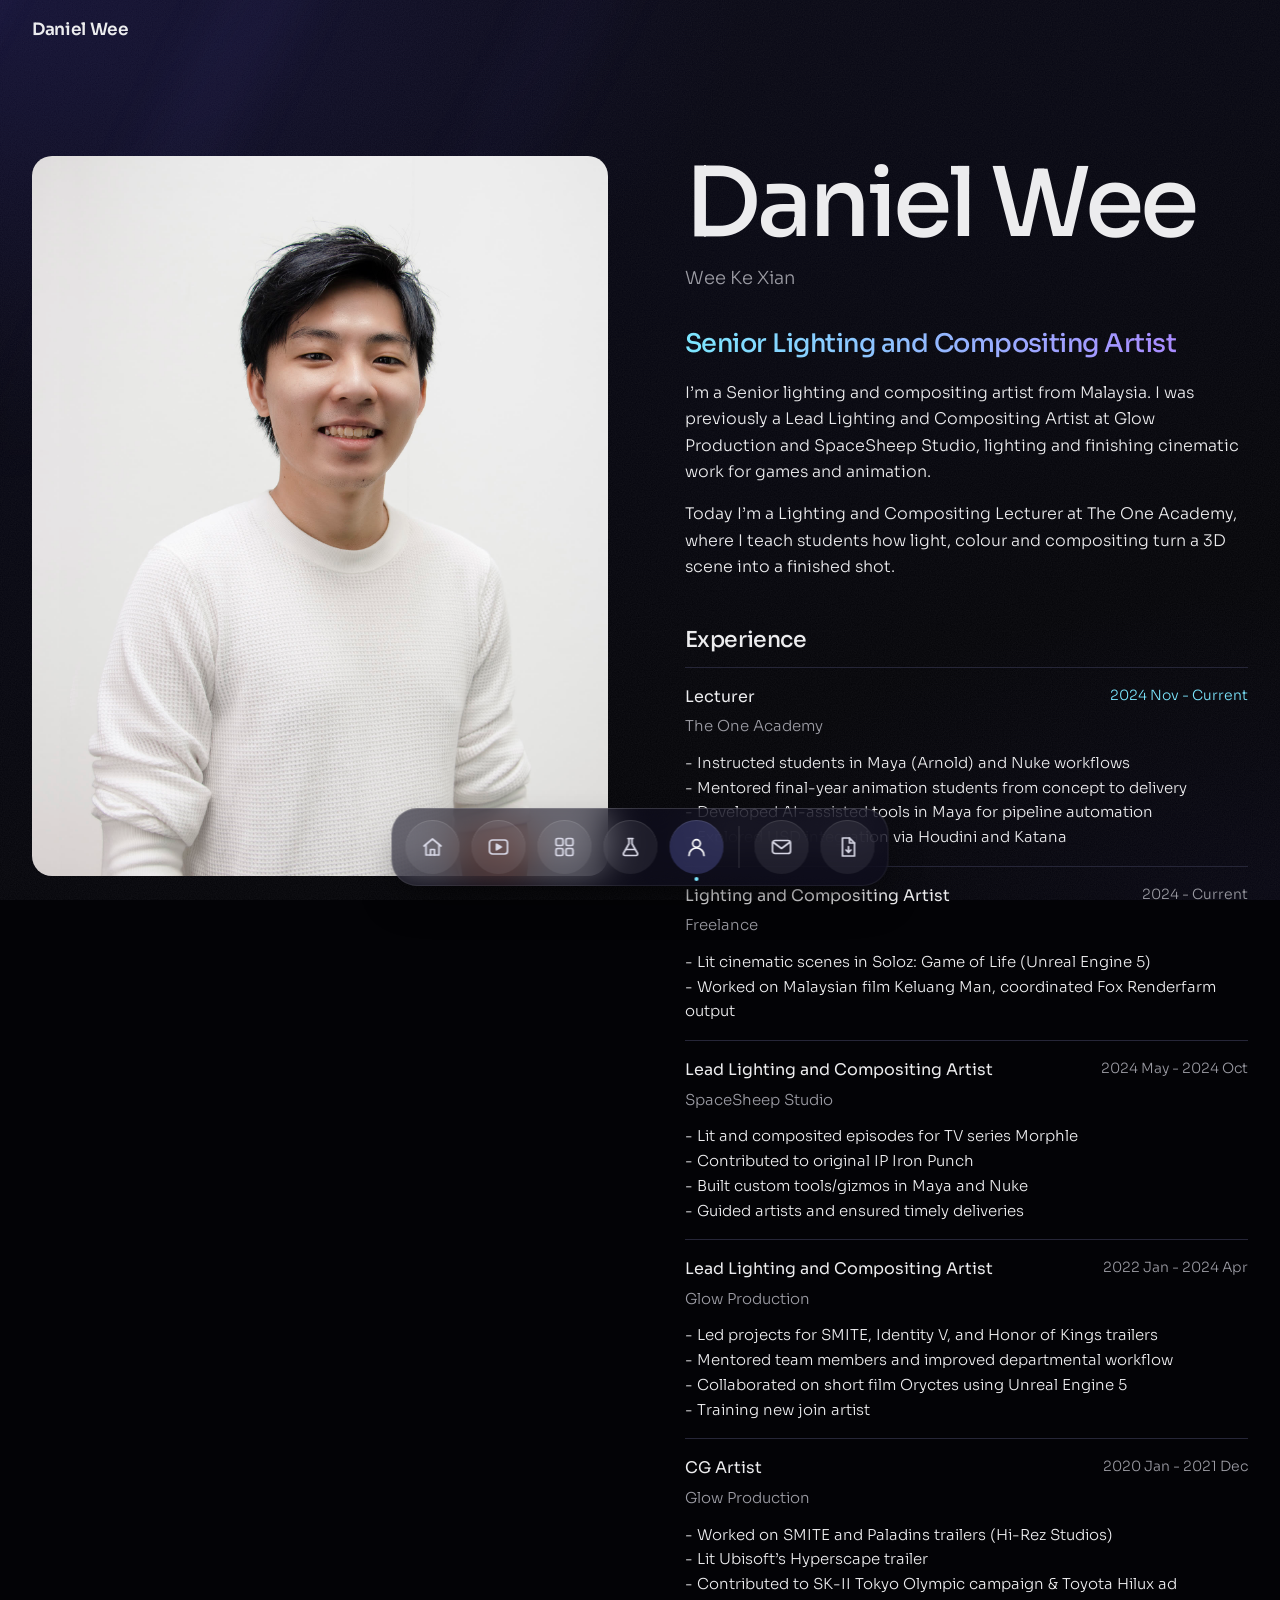
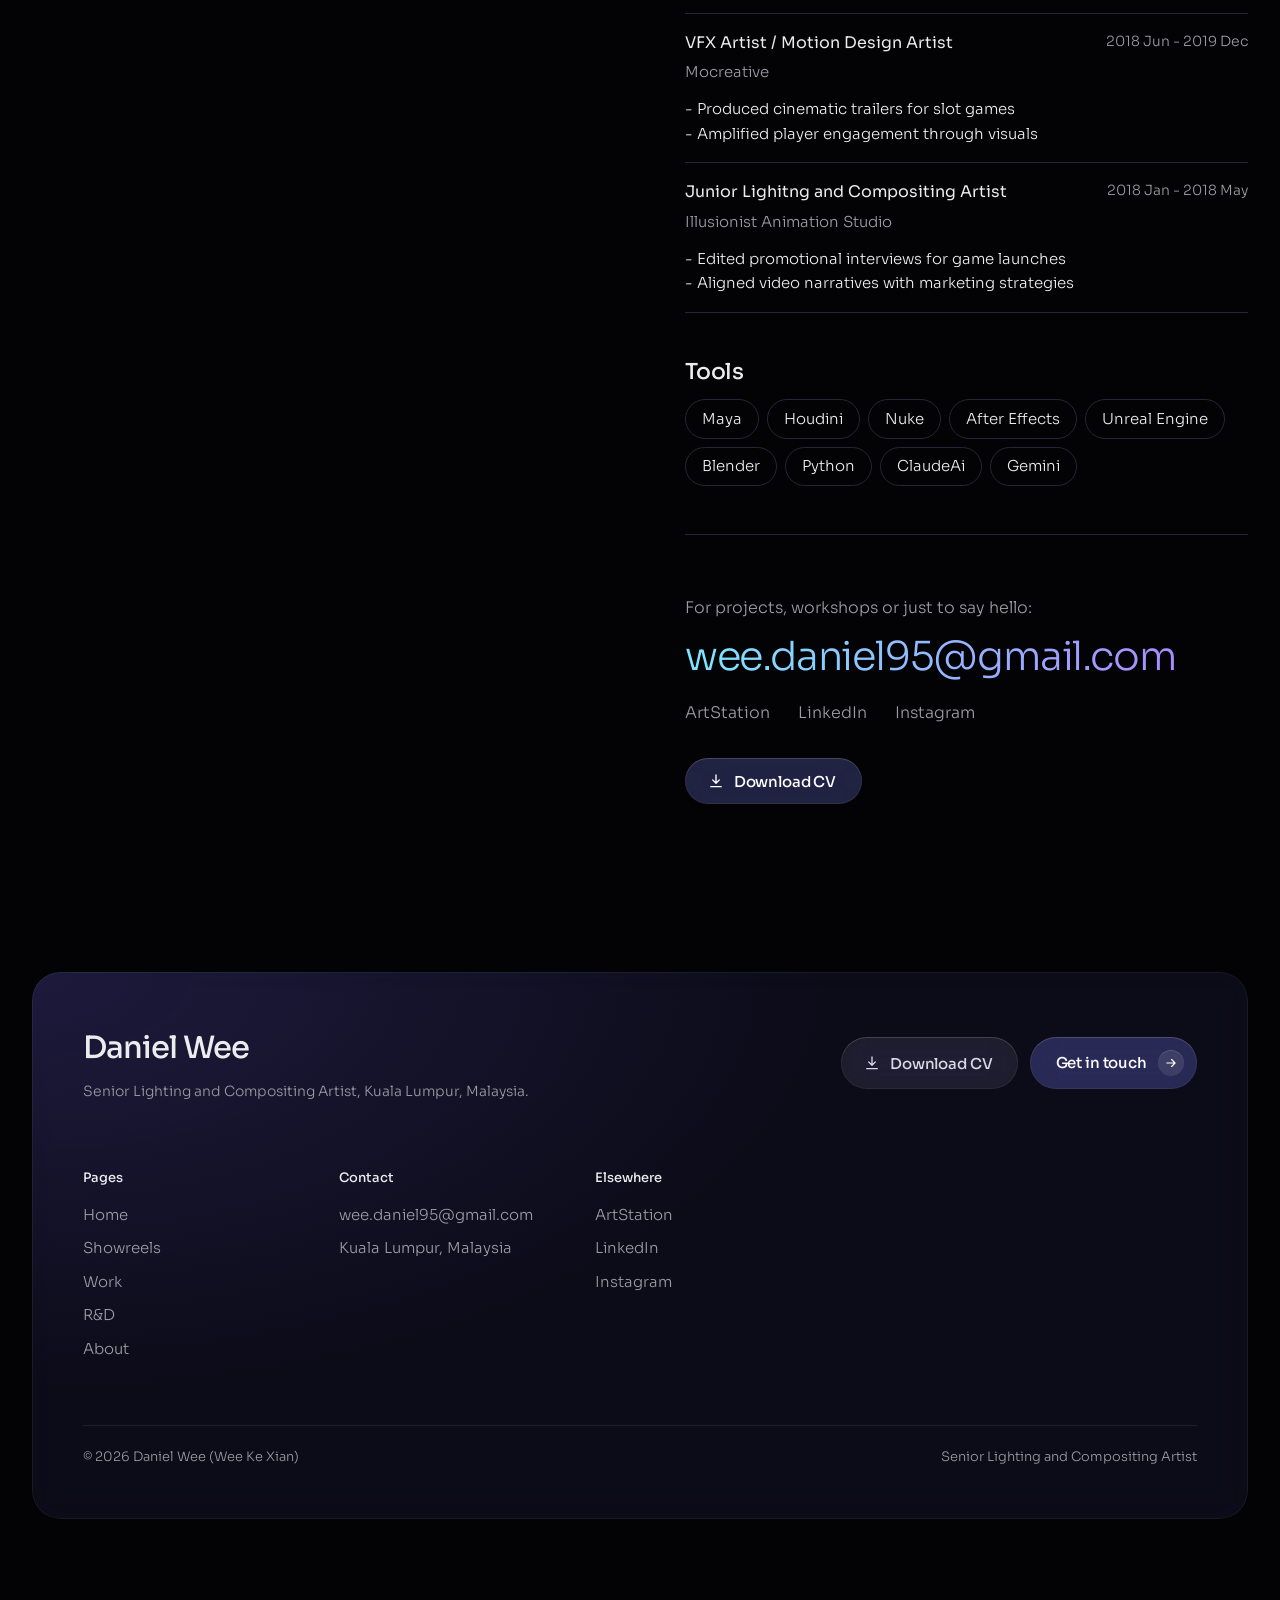
<file: about.html>
<!DOCTYPE html>
<html lang="en">
<head>
<meta charset="UTF-8">
<meta name="viewport" content="width=device-width, initial-scale=1, viewport-fit=cover">
<title>About | Daniel Wee</title>
<meta name="description" content="Daniel Wee, lighting and compositing artist and lecturer in Malaysia.">
<link rel="preconnect" href="https://fonts.googleapis.com">
<link rel="preconnect" href="https://fonts.gstatic.com" crossorigin>
<link href="https://fonts.googleapis.com/css2?family=Sora:wght@200..800&display=swap" rel="stylesheet">
<script>
  // Load the newest design file (refreshed at least once a minute, so updates show up right away)
  document.write('<link rel="stylesheet" href="assets/style.css?v=' + Math.floor(Date.now() / 60000) + '">');
</script>
<noscript><link rel="stylesheet" href="assets/style.css"></noscript>
</head>
<body data-page="about">
<main class="page-top">
  <div class="wrap about page-head">
    <div class="frame" id="about-photo"></div>
    <div>
      <h1 id="about-name"></h1>
      <p class="alias" id="about-alias"></p>
      <p class="role" id="about-role"></p>
      <div class="bio" id="about-bio"></div>

      <h2>Experience</h2>
      <ul class="exp" id="about-exp"></ul>

      <h2>Tools</h2>
      <ul class="tools" id="about-tools"></ul>

      <div class="contact-card" id="contact">
        <p class="lede" style="margin-bottom:.75rem">For projects, workshops or just to say hello:</p>
        <a class="mail" id="about-mail"></a>
        <ul class="socials" id="about-socials"></ul>
      </div>
    </div>
  </div>
</main>
<script>
  // Always load the newest content (skips old cached copies)
  (function () {
    var c = document.createElement("script");
    c.src = "assets/content.js?v=" + Date.now();
    c.onload = function () { var s = document.createElement("script"); s.src = "assets/site.js?v=" + Math.floor(Date.now() / 60000); document.body.appendChild(s); };
    document.body.appendChild(c);
  })();
</script>
</body>
</html>
</file>
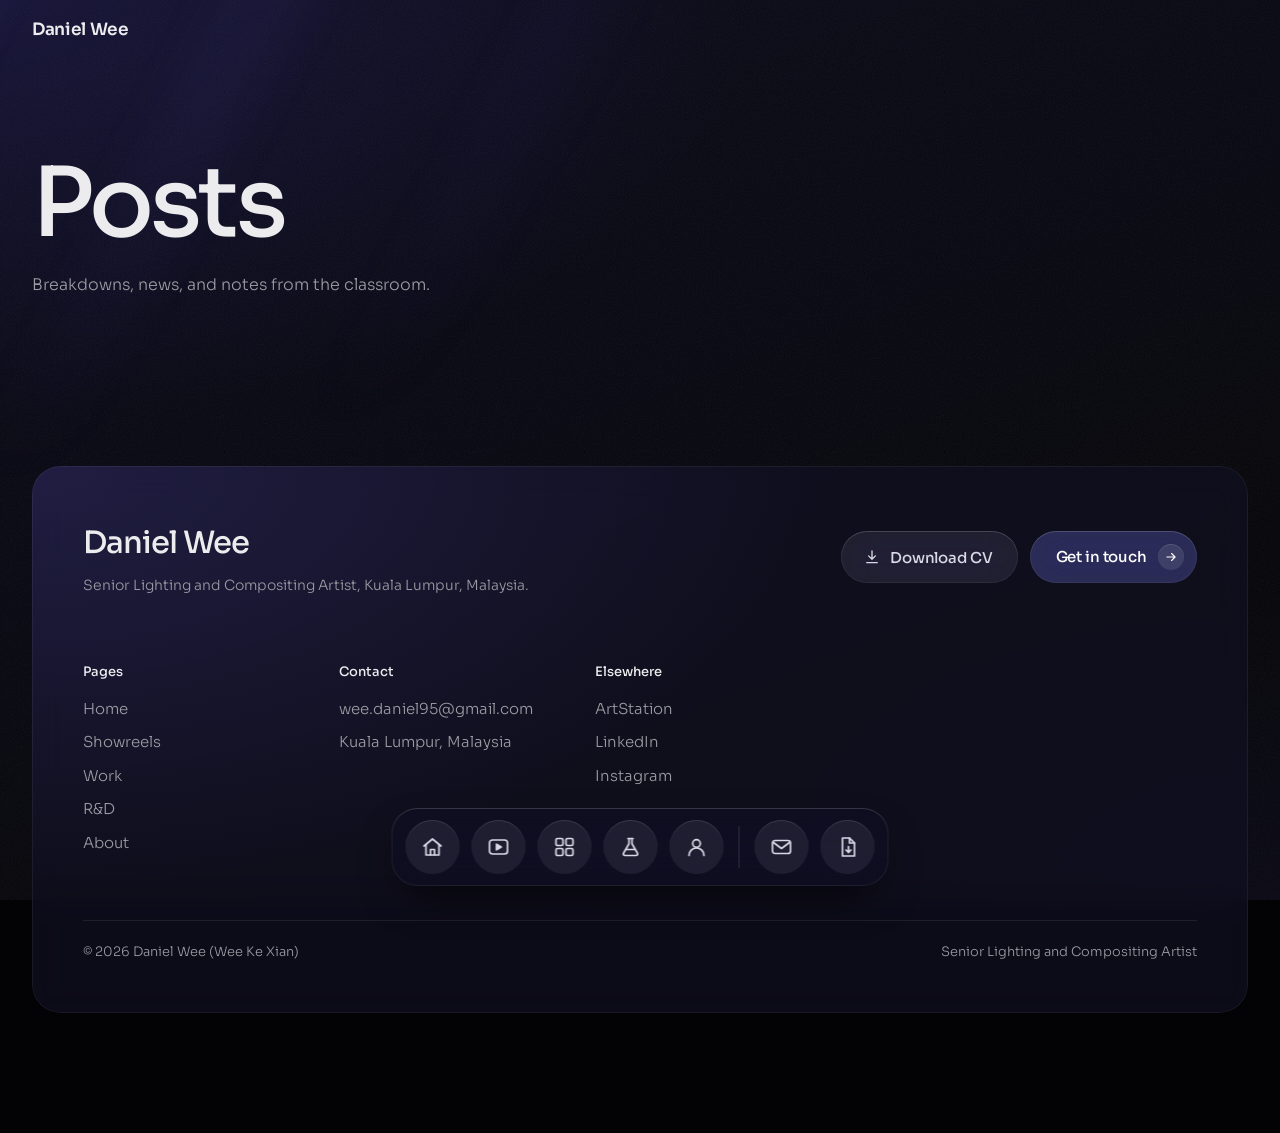
<file: posts.html>
<!DOCTYPE html>
<html lang="en">
<head>
<meta charset="UTF-8">
<meta name="viewport" content="width=device-width, initial-scale=1, viewport-fit=cover">
<title>Posts | Daniel Wee</title>
<meta name="description" content="Daniel Wee, lighting and compositing artist and lecturer in Malaysia.">
<link rel="preconnect" href="https://fonts.googleapis.com">
<link rel="preconnect" href="https://fonts.gstatic.com" crossorigin>
<link href="https://fonts.googleapis.com/css2?family=Sora:wght@200..800&display=swap" rel="stylesheet">
<link rel="stylesheet" href="assets/style.css">
</head>
<body data-page="posts">
<main class="page-top">
  <header class="wrap page-head">
    <h1>Posts</h1>
    <p class="lede">Breakdowns, news, and notes from the classroom.</p>
  </header>
  <div class="wrap posts" id="post-list"></div>
</main>
<script src="assets/content.js"></script>
<script src="assets/site.js"></script>
</body>
</html>
</file>
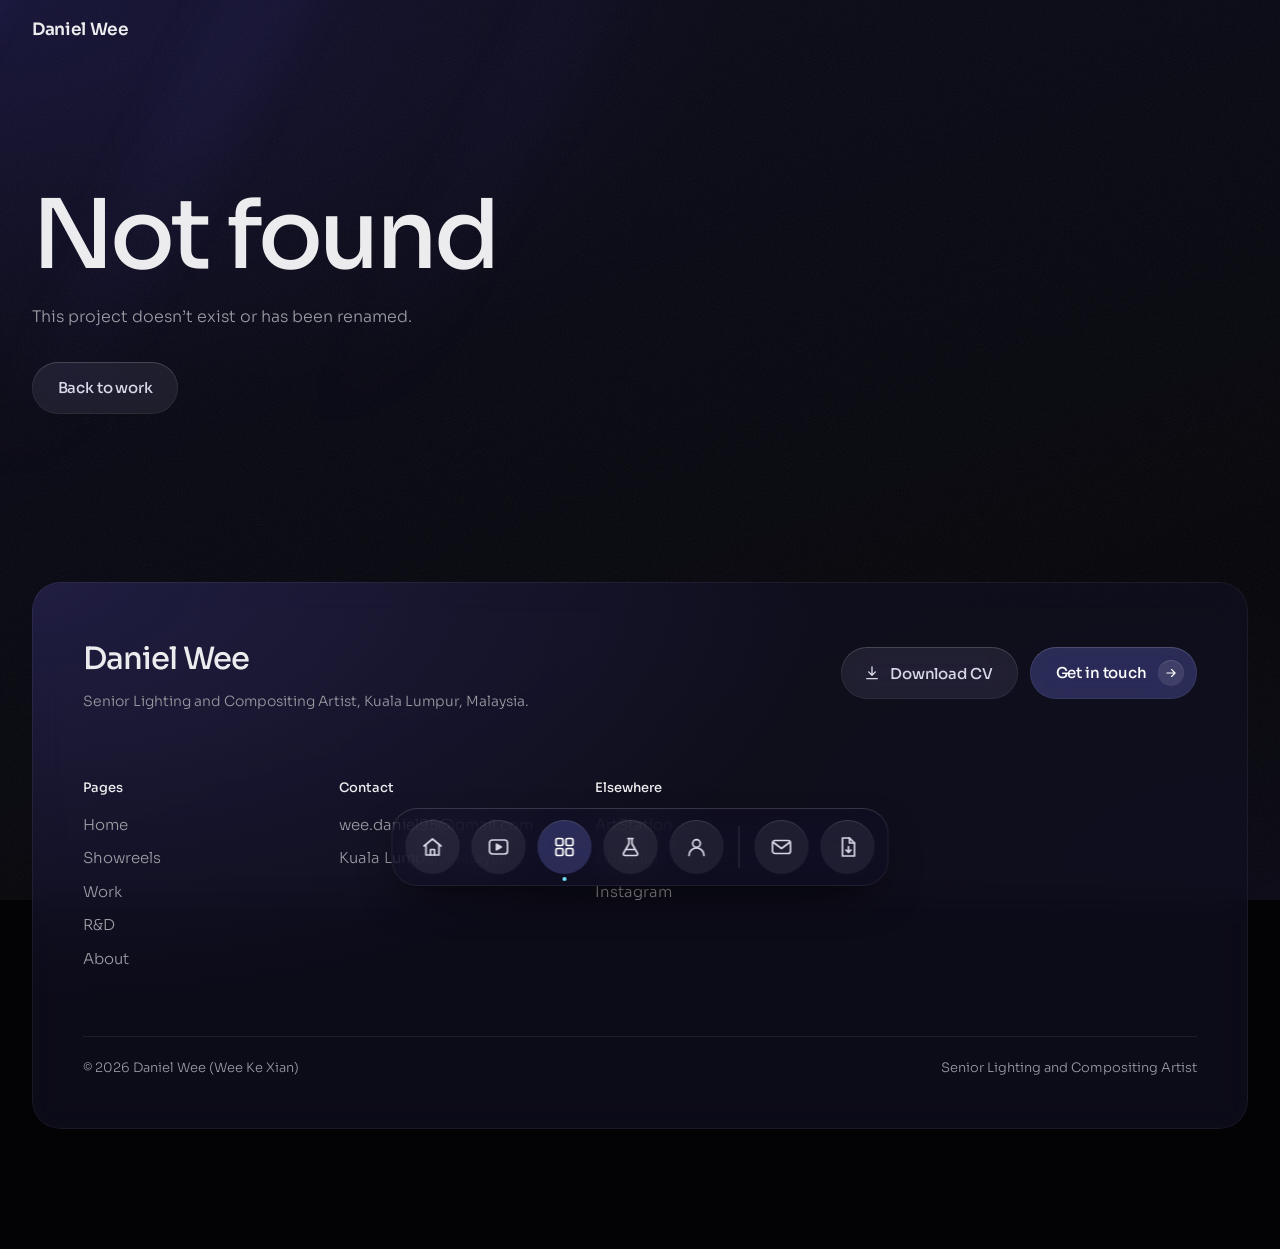
<file: project.html>
<!DOCTYPE html>
<html lang="en">
<head>
<meta charset="UTF-8">
<meta name="viewport" content="width=device-width, initial-scale=1, viewport-fit=cover">
<title>Project | Daniel Wee</title>
<meta name="description" content="Daniel Wee, lighting and compositing artist and lecturer in Malaysia.">
<link rel="preconnect" href="https://fonts.googleapis.com">
<link rel="preconnect" href="https://fonts.gstatic.com" crossorigin>
<link href="https://fonts.googleapis.com/css2?family=Sora:wght@200..800&display=swap" rel="stylesheet">
<script>
  // Load the newest design file (refreshed at least once a minute, so updates show up right away)
  document.write('<link rel="stylesheet" href="assets/style.css?v=' + Math.floor(Date.now() / 60000) + '">');
</script>
<noscript><link rel="stylesheet" href="assets/style.css"></noscript>
</head>
<body data-page="project">
<main class="page-top">
  <div class="wrap detail" id="detail"></div>
  <section class="wrap block" id="others">
    <div class="block-head"><h2 id="others-title">More projects</h2></div>
    <div class="work-grid" id="others-list"></div>
  </section>
</main>
<script>
  // Always load the newest content (skips old cached copies)
  (function () {
    var c = document.createElement("script");
    c.src = "assets/content.js?v=" + Date.now();
    c.onload = function () { var s = document.createElement("script"); s.src = "assets/site.js?v=" + Math.floor(Date.now() / 60000); document.body.appendChild(s); };
    document.body.appendChild(c);
  })();
</script>
</body>
</html>
</file>
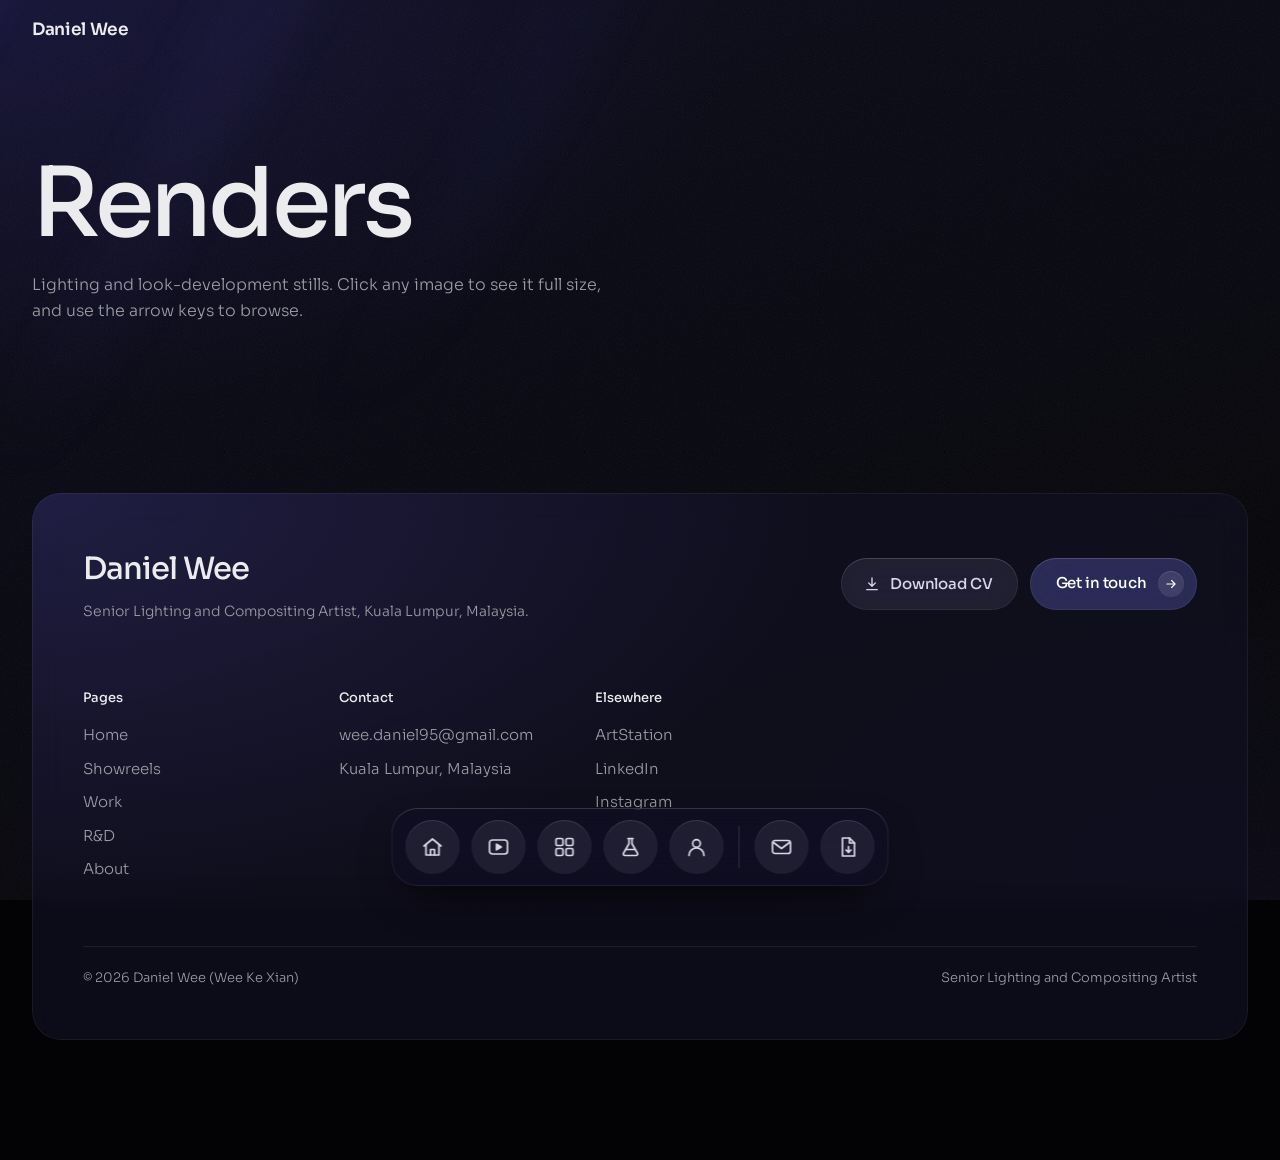
<file: renders.html>
<!DOCTYPE html>
<html lang="en">
<head>
<meta charset="UTF-8">
<meta name="viewport" content="width=device-width, initial-scale=1, viewport-fit=cover">
<title>Renders | Daniel Wee</title>
<meta name="description" content="Daniel Wee, lighting and compositing artist and lecturer in Malaysia.">
<link rel="preconnect" href="https://fonts.googleapis.com">
<link rel="preconnect" href="https://fonts.gstatic.com" crossorigin>
<link href="https://fonts.googleapis.com/css2?family=Sora:wght@200..800&display=swap" rel="stylesheet">
<link rel="stylesheet" href="assets/style.css">
</head>
<body data-page="renders">
<main class="page-top">
  <header class="wrap page-head">
    <h1>Renders</h1>
    <p class="lede">Lighting and look-development stills. Click any image to see it full size, and use the arrow keys to browse.</p>
  </header>
  <div class="wrap renders" id="render-list"></div>
</main>
<script src="assets/content.js"></script>
<script src="assets/site.js"></script>
</body>
</html>
</file>
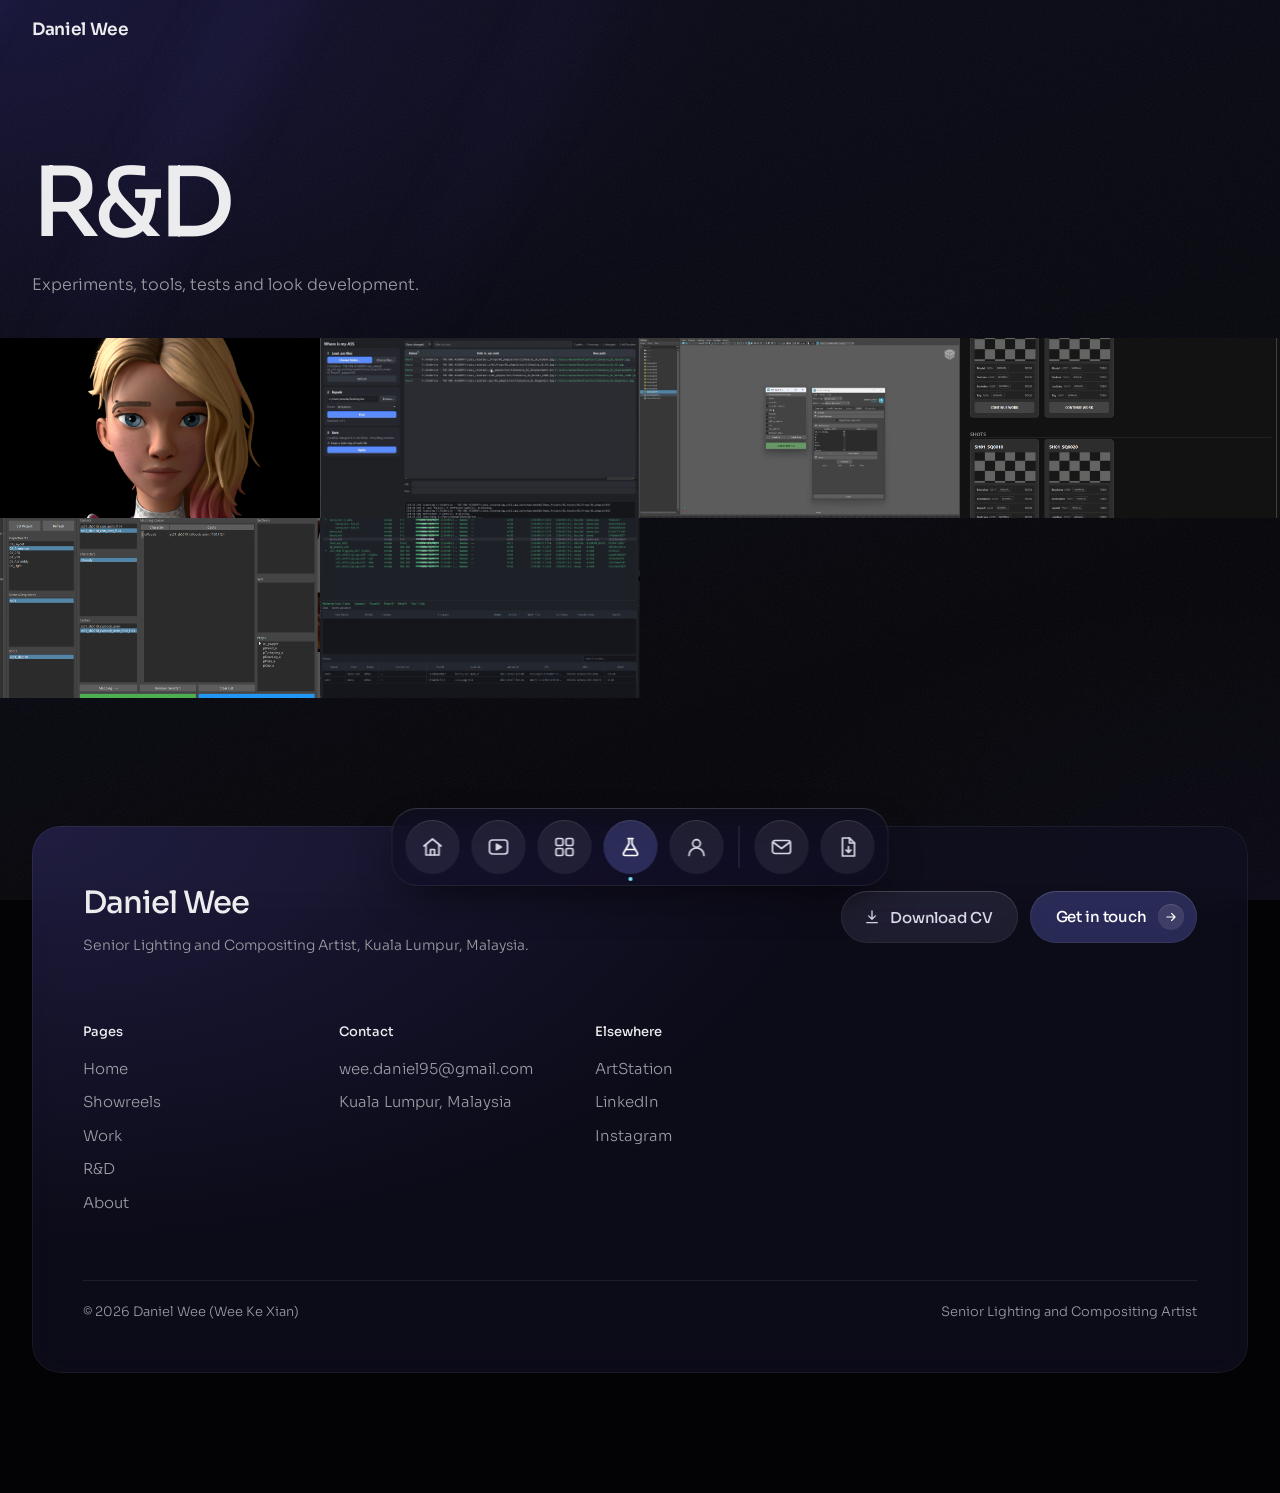
<file: rnd.html>
<!DOCTYPE html>
<html lang="en">
<head>
<meta charset="UTF-8">
<meta name="viewport" content="width=device-width, initial-scale=1, viewport-fit=cover">
<title>R&D | Daniel Wee</title>
<meta name="description" content="Daniel Wee, lighting and compositing artist and lecturer in Malaysia.">
<link rel="preconnect" href="https://fonts.googleapis.com">
<link rel="preconnect" href="https://fonts.gstatic.com" crossorigin>
<link href="https://fonts.googleapis.com/css2?family=Sora:wght@200..800&display=swap" rel="stylesheet">
<script>
  // Load the newest design file (refreshed at least once a minute, so updates show up right away)
  document.write('<link rel="stylesheet" href="assets/style.css?v=' + Math.floor(Date.now() / 60000) + '">');
</script>
<noscript><link rel="stylesheet" href="assets/style.css"></noscript>
</head>
<body data-page="rnd">
<main class="page-top">
  <header class="wrap page-head">
    <h1>R&amp;D</h1>
    <p class="lede">Experiments, tools, tests and look development.</p>
  </header>
  <div class="wrap posts" id="rnd-list"></div>
</main>
<script>
  // Always load the newest content (skips old cached copies)
  (function () {
    var c = document.createElement("script");
    c.src = "assets/content.js?v=" + Date.now();
    c.onload = function () { var s = document.createElement("script"); s.src = "assets/site.js?v=" + Math.floor(Date.now() / 60000); document.body.appendChild(s); };
    document.body.appendChild(c);
  })();
</script>
</body>
</html>
</file>
<file: assets/style.css>
/* ============ Design tokens ============ */
:root {
  --bg: #18181A;          /* neutral dark grey */
  --surface: #212124;
  --line: #303035;
  --text: #ECECEE;
  --muted: #9B9BA3;
  --c1: #7CE7FF;          /* glow cyan */
  --c2: #A98BFF;          /* glow violet */
  --glow: linear-gradient(90deg, var(--c1), var(--c2));
  --font: "Sora", "Segoe UI", system-ui, sans-serif;
  --mono: ui-monospace, "SF Mono", Menlo, Consolas, monospace;
  --nav: 52px;
  --radius: 14px;
}
* { box-sizing: border-box; margin: 0; padding: 0; }
html { scroll-padding-top: calc(var(--nav) + env(safe-area-inset-top, 0px)); }
body {
  background: var(--bg); color: var(--text);
  font-family: var(--font); font-size: 1rem; line-height: 1.65; font-weight: 300;
  -webkit-font-smoothing: antialiased;
  min-height: 100vh; display: flex; flex-direction: column;
}
main { flex: 1; }
img, video { display: block; max-width: 100%; }
a { color: inherit; }
button { font-family: inherit; }
:focus-visible { outline: 2px solid var(--c1); outline-offset: 3px; border-radius: 4px; }
/* every section spans the screen, with a margin that grows a little on bigger screens */
.wrap { width: calc(100% - clamp(3rem, 5vw, 6rem)); margin-inline: auto; }
.sr { position: absolute; width: 1px; height: 1px; overflow: hidden; clip: rect(0 0 0 0); white-space: nowrap; }

h1, h2 { font-weight: 250; letter-spacing: -.045em; line-height: 1; }
h1 { font-size: clamp(3rem, 8vw, 6rem); }
h2 { font-size: clamp(2.25rem, 5.5vw, 4rem); margin-bottom: 1rem; }
.lede { color: var(--muted); max-width: 36rem; }

/* ============ Top navigation ============ */
.nav {
  position: fixed; inset: 0 0 auto 0; z-index: 30;
  padding-top: env(safe-area-inset-top, 0px);
  background: rgba(24, 24, 26, .72);
  backdrop-filter: saturate(160%) blur(18px); -webkit-backdrop-filter: saturate(160%) blur(18px);
  border-bottom: 1px solid rgba(255, 255, 255, .06);
  transition: background .35s, border-color .35s;
}
.nav.clear { background: linear-gradient(rgba(0, 0, 0, .45), transparent); border-color: transparent; backdrop-filter: none; -webkit-backdrop-filter: none; }
/* name in the top-left corner, tabs centred on the page */
.nav-inner { height: var(--nav); display: grid; grid-template-columns: 1fr auto 1fr; align-items: center; gap: 1.5rem; padding-inline: clamp(1rem, 2.5vw, 2rem); }
.brand { justify-self: start; text-decoration: none; font-weight: 600; font-size: 1rem; letter-spacing: -.01em; white-space: nowrap; transition: font-size .35s ease; }
/* home page, over the showreel: the name is shown large, and shrinks once you scroll down */
.nav.clear .brand { font-size: clamp(1.25rem, 2.1vw, 1.875rem); letter-spacing: -.025em; }
.links { justify-self: center; }
.links { display: flex; gap: clamp(.5rem, 1.2vw, 1.25rem); list-style: none; }
.links a {
  display: block; text-decoration: none; font-size: .875rem; font-weight: 400; color: var(--muted);
  padding: .45rem 1.1rem; border-radius: 999px; white-space: nowrap; transition: color .2s, background .2s;
}
.nav.clear .links a { color: rgba(255, 255, 255, .78); }
.links a:hover { color: var(--text); }
.links a[aria-current="page"] { color: var(--text); background: rgba(255, 255, 255, .1); }
.progress { position: absolute; left: 0; bottom: -1px; height: 1px; width: 100%; background: var(--glow); transform-origin: left; transform: scaleX(0); }
.page-top { padding-top: calc(var(--nav) + env(safe-area-inset-top, 0px)); }

/* ============ Buttons + chips ============ */
.btn {
  display: inline-flex; align-items: center; gap: .55rem; text-decoration: none; font-size: .9375rem; font-weight: 500;
  padding: .75rem 1.4rem; border-radius: 999px; cursor: pointer;
  border: 1px solid var(--line); background: rgba(255, 255, 255, .04); color: var(--text);
  transition: border-color .2s, box-shadow .3s, transform .2s, background .2s;
}
.btn:hover { border-color: rgba(255, 255, 255, .4); }
.btn.primary { border: 0; background: var(--glow); color: #121214; font-weight: 600; }
.btn.primary:hover { box-shadow: 0 0 28px -4px rgba(150, 175, 255, .6); transform: translateY(-1px); }
.btn.glass { background: rgba(20, 20, 22, .45); border-color: rgba(255, 255, 255, .22); backdrop-filter: blur(12px); -webkit-backdrop-filter: blur(12px); }
.btn svg { width: 18px; height: 18px; }
.chips { display: flex; flex-wrap: wrap; gap: .5rem; }
.chip {
  font-size: .875rem; padding: .45rem 1rem; border-radius: 999px; cursor: pointer;
  border: 1px solid var(--line); background: transparent; color: var(--muted); transition: all .2s;
}
.chip:hover { color: var(--text); border-color: rgba(255, 255, 255, .3); }
.chip[aria-pressed="true"] { color: #121214; background: var(--text); border-color: var(--text); font-weight: 500; }

/* ============ Media + placeholders ============ */
.frame { position: relative; aspect-ratio: 16 / 9; background: var(--surface); border-radius: var(--radius); overflow: hidden; }
.frame > img, .frame > video { width: 100%; height: 100%; object-fit: cover; }
.placeholder {
  position: absolute; inset: 0; display: grid; place-items: center; text-align: center; padding: 1rem;
  color: var(--muted); font-size: .8125rem;
  background: radial-gradient(rgba(255, 255, 255, .07) 1px, transparent 1.5px) 0 0 / 22px 22px, var(--surface);
}
.placeholder code { font-family: var(--mono); color: var(--text); }

/* ============ Home: full-screen showreel ============ */
.showreel { position: relative; height: 100vh; height: 100svh; min-height: 30rem; background: #000; overflow: hidden; }
.showreel > video, .showreel > .placeholder { position: absolute; inset: 0; width: 100%; height: 100%; object-fit: cover; }
/* Phones held upright: show the whole wide video, centred over a blurred copy of the poster */
.showreel.fit { height: 78svh; min-height: 26rem; }
.showreel.fit::before {
  content: ""; position: absolute; inset: -40px; z-index: 0;
  background: var(--poster, linear-gradient(160deg, #262634, #121214)) center / cover no-repeat;
  filter: blur(28px) brightness(.55) saturate(1.2);
}
.showreel.fit > video { object-fit: contain; z-index: 1; }
.showreel.fit .reel-ui { z-index: 3; }
.showreel::after { /* soft fade into the page below */
  content: ""; position: absolute; z-index: 2; inset: auto 0 0 0; height: 28%;
  background: linear-gradient(transparent, var(--bg)); pointer-events: none;
}
.reel-ui {
  position: absolute; z-index: 3; left: 0; right: 0; bottom: clamp(1.5rem, 5vh, 3rem);
  display: flex; justify-content: flex-end; align-items: center; gap: 1rem;
}

/* Home: intro */
.intro { display: grid; grid-template-columns: minmax(18rem, 34rem) minmax(0, 1fr); gap: clamp(2rem, 5vw, 5rem); align-items: center; padding-block: clamp(4rem, 9vw, 7rem); }
.intro .frame { aspect-ratio: 4 / 5; }
.intro p.big { max-width: 42ch; font-size: clamp(1.25rem, 2.2vw, 2.25rem); line-height: 1.45; letter-spacing: -.02em; font-weight: 300; }
.intro .meta { color: var(--muted); margin: 1.5rem 0 2rem; }

/* Home: section panels */
.panels { display: grid; grid-template-columns: repeat(3, 1fr); gap: 1rem; }
.panel {
  position: relative; display: block; aspect-ratio: 3 / 4; max-height: 78vh; width: 100%; border-radius: var(--radius); overflow: hidden;
  text-decoration: none; background: var(--surface); box-shadow: 0 0 0 1px var(--line); transition: box-shadow .35s;
}
.panel > img, .panel > .placeholder { position: absolute; inset: 0; width: 100%; height: 100%; object-fit: cover; transition: transform .8s cubic-bezier(.2, .7, .2, 1); }
.panel::after { content: ""; position: absolute; inset: 40% 0 0 0; background: linear-gradient(transparent, rgba(10, 10, 12, .9)); }
.panel-text { position: absolute; z-index: 1; left: 1.5rem; right: 1.5rem; bottom: 1.5rem; }
.panel h3 { font-weight: 300; font-size: clamp(1.75rem, 3vw, 2.5rem); letter-spacing: -.04em; line-height: 1.05; }
.panel p { color: rgba(255, 255, 255, .7); font-size: .9375rem; margin-top: .35rem; }
.panel .go { display: inline-block; margin-top: 1rem; font-size: .875rem; font-weight: 500; background: var(--glow); -webkit-background-clip: text; background-clip: text; color: transparent; }
.panel:hover { box-shadow: 0 0 0 1px rgba(124, 231, 255, .55), 0 24px 60px -24px rgba(169, 139, 255, .5); }
.panel:hover > img { transform: scale(1.05); }

.block { padding-top: clamp(4rem, 9vw, 7rem); }
.block-head { display: flex; justify-content: space-between; align-items: end; gap: 1rem; margin-bottom: 2rem; flex-wrap: wrap; }
.block-head h2 { margin: 0; }
.more { color: var(--muted); text-decoration: none; font-size: .9375rem; }
.more:hover { color: var(--text); }

/* ============ Page header (inner pages) ============ */
.page-head { padding-block: clamp(3.5rem, 8vw, 6rem) 2.5rem; }
.page-head .lede { margin-top: 1.25rem; }
.page-head .chips { margin-top: 2rem; }

/* ============ Work grid ============ */
.work-grid { display: grid; grid-template-columns: repeat(3, 1fr); gap: 1rem; }
.work-grid .tile-text h3 { font-size: 1.0625rem; }
.work-tile { display: block; text-decoration: none; border-radius: var(--radius); }
.work-tile .frame { box-shadow: 0 0 0 1px var(--line); transition: box-shadow .35s; }
.work-tile .frame > img { transition: transform .8s cubic-bezier(.2, .7, .2, 1); }
.work-tile .frame::after { content: ""; position: absolute; inset: 45% 0 0 0; background: linear-gradient(transparent, rgba(10, 10, 12, .88)); pointer-events: none; }
.work-tile .frame video { position: absolute; inset: 0; opacity: 0; transition: opacity .35s; }
.work-tile.playing .frame video { opacity: 1; }
.tile-text { position: absolute; z-index: 1; left: 1.25rem; right: 1.25rem; bottom: 1.1rem; }
.tile-text h3 { font-weight: 400; font-size: 1.25rem; letter-spacing: -.02em; line-height: 1.25; }
.tile-text p { font-size: .8125rem; color: rgba(255, 255, 255, .7); }
.work-tile:hover .frame, .work-tile:focus-visible .frame {
  box-shadow: 0 0 0 1px rgba(124, 231, 255, .55), 0 20px 60px -20px rgba(169, 139, 255, .45);
}
.work-tile:hover .frame > img { transform: scale(1.03); }
.work-tile[hidden] { display: none; }

/* Work page: featured projects, shown large above everything else */
.featured { display: grid; grid-template-columns: 1fr 1fr; }
.featured.one { grid-template-columns: 1fr; }
.featured .work-tile { border-radius: 0; position: relative; }
.featured .work-tile .frame { border-radius: 0; box-shadow: none; }
.featured.one .work-tile .frame { aspect-ratio: 21 / 9; }
.featured .work-tile .frame::after { inset: 35% 0 0 0; background: linear-gradient(transparent, rgba(10, 10, 12, .9)); }
.featured .tile-text { left: clamp(1.25rem, 2.5vw, 2.5rem); right: clamp(1.25rem, 2.5vw, 2.5rem); bottom: clamp(1.25rem, 2.5vw, 2.25rem); }
.featured .tile-text h3 { font-size: clamp(1.5rem, 2.6vw, 2.75rem); font-weight: 300; letter-spacing: -.035em; line-height: 1.1; }
.featured .tile-text p { font-size: .9375rem; margin-top: .35rem; }
.featured .work-tile:hover .frame { box-shadow: none; }
.featured .work-tile:hover .frame > img { transform: scale(1.03); }
.featured .work-tile:focus-visible { outline: 2px solid var(--c1); outline-offset: -2px; }
.feat-tag {
  position: absolute; z-index: 2; top: clamp(1rem, 2vw, 1.75rem); left: clamp(1.25rem, 2.5vw, 2.5rem);
  font-size: .75rem; font-weight: 600; padding: .3rem .8rem; border-radius: 999px; background: var(--glow); color: #121214;
}
.filters-row { padding-block: 2rem 1.5rem; }

/* Work page: edge-to-edge wall of thumbnails, title appears on hover */
.work-wall { display: grid; grid-template-columns: repeat(4, 1fr); gap: 0; }
.work-wall .work-tile { border-radius: 0; position: relative; }
.work-wall .work-tile .frame { border-radius: 0; box-shadow: none; }
.work-wall .work-tile .frame::after { inset: 0; background: linear-gradient(transparent 45%, rgba(10, 10, 12, .85)); opacity: 0; transition: opacity .35s; }
.work-wall .tile-text { opacity: 0; transform: translateY(8px); transition: opacity .35s, transform .35s; left: 1.5rem; bottom: 1.25rem; }
.work-wall .tile-text h3 { font-size: clamp(1rem, 1.4vw, 1.375rem); font-weight: 500; }
.work-wall .work-tile:hover .frame, .work-wall .work-tile:focus-visible .frame { box-shadow: none; }
.work-wall .work-tile:hover .frame::after, .work-wall .work-tile:focus-visible .frame::after,
.work-wall .work-tile:hover .tile-text, .work-wall .work-tile:focus-visible .tile-text { opacity: 1; transform: none; }
.work-wall .work-tile:hover .frame > img { transform: scale(1.04); }
.work-wall .work-tile:focus-visible { outline: 2px solid var(--c1); outline-offset: -2px; z-index: 1; }
.work-wall button.work-tile { border: 0; padding: 0; margin: 0; background: none; width: 100%; cursor: pointer; font: inherit; color: inherit; text-align: left; }
.work-wall .tile-text .sum { margin-top: .3rem; max-width: 40ch; display: -webkit-box; -webkit-line-clamp: 2; -webkit-box-orient: vertical; overflow: hidden; }
.work-wall .play { width: 48px; height: 48px; }
.work-wall .work-tile:hover .play, .work-wall .work-tile:focus-visible .play { background: var(--glow); color: #121214; border-color: transparent; }
#older .block-head { margin-bottom: 1.5rem; }
@media (hover: none) { /* phones and tablets: always show titles */
  .work-wall .tile-text, .work-wall .work-tile .frame::after { opacity: 1; transform: none; }
}
@media (max-width: 1100px) { .work-wall { grid-template-columns: repeat(3, 1fr); } }
@media (max-width: 760px) { .work-wall { grid-template-columns: repeat(2, 1fr); } .work-wall .tile-text { left: .9rem; bottom: .75rem; } }
@media (max-width: 420px) { .work-wall { grid-template-columns: 1fr; } }
.frame iframe { position: absolute; inset: 0; width: 100%; height: 100%; border: 0; }

/* Home page: latest R&D as a row of smaller cards (4 per row, 5 on very wide screens) */
#latest { grid-template-columns: repeat(4, 1fr); gap: 2rem 1rem; }
#latest .frame { aspect-ratio: 16 / 10; }
#latest .post h3 { font-size: 1rem; }
#latest .post p { font-size: .875rem; display: -webkit-box; -webkit-line-clamp: 2; -webkit-box-orient: vertical; overflow: hidden; }
#latest .post time { margin-top: .75rem; }
@media (min-width: 1800px) { #latest { grid-template-columns: repeat(5, 1fr); } }
@media (max-width: 1799px) { #latest > :nth-child(5) { display: none; } }
@media (max-width: 860px) { #latest { grid-template-columns: repeat(2, 1fr); } }
@media (max-width: 480px) { #latest > :nth-child(n+3) { display: none; } }

/* ============ Project / R&D detail page ============ */
.detail { padding-top: 2rem; }
.detail-top { display: flex; justify-content: space-between; align-items: center; gap: 1rem; margin-bottom: 1.25rem; flex-wrap: wrap; }
.pager { display: flex; gap: .5rem; }
.pager .btn { padding: .55rem 1rem; font-size: .875rem; }
/* project / R&D pages use most of the screen width */

.detail-grid { display: grid; grid-template-columns: minmax(0, 1fr) clamp(19rem, 26vw, 34rem); gap: clamp(1.25rem, 2vw, 2.5rem); align-items: start; }
.detail-media { display: grid; gap: 1rem; }
.media-fig { display: grid; gap: .65rem; margin-bottom: .5rem; }
.media-fig figcaption { color: var(--muted); font-size: .9375rem; line-height: 1.6; max-width: 48rem; white-space: pre-line; text-align: center; margin-inline: auto; }
.shot { all: unset; display: block; cursor: zoom-in; border-radius: var(--radius); overflow: hidden; box-shadow: 0 0 0 1px var(--line); }
.shot img { width: 100%; }
/* keep media on project pages within the screen height; tall or huge images shrink to fit */
.detail-media .shot { width: fit-content; max-width: 100%; margin-inline: auto; }
.detail-media .shot img { width: auto; max-width: 100%; max-height: 85vh; }
.detail-media > .frame, .detail-media .media-fig > .frame { width: min(100%, calc(85vh * 16 / 9)); margin-inline: auto; }
.detail-media .compare { width: min(100%, calc(85vh * var(--ar, 1.7778))); margin-inline: auto; }
.detail-media .media-fig { justify-items: center; }
.detail-media .media-fig > * { max-width: 100%; }
.shot:focus-visible { outline: 2px solid var(--c1); outline-offset: 3px; }
.detail-info {
  position: sticky; top: calc(var(--nav) + 1.25rem);
  max-height: calc(100vh - var(--nav) - 2.5rem); overflow-y: auto;
  background: var(--surface); border: 1px solid var(--line); border-radius: 18px; padding: 1.75rem 1.75rem 2rem;
  scrollbar-width: thin; scrollbar-color: var(--line) transparent;
}
.detail-info .cat, .detail-info time { display: block; font-size: .8125rem; color: var(--c1); margin-bottom: .5rem; }
.detail-info h1 { font-size: clamp(1.75rem, 2.6vw, 2.25rem); font-weight: 300; letter-spacing: -.035em; line-height: 1.1; }
.facts, .credits { display: grid; grid-template-columns: auto 1fr; gap: .55rem 1.25rem; font-size: .9375rem; }
.facts { margin-top: 1.5rem; padding-bottom: 1.5rem; border-bottom: 1px solid var(--line); }
.facts dt, .credits dt { color: var(--muted); }
.facts dd, .credits dd { font-weight: 400; }
.detail-info .desc { margin-top: 1.5rem; }
.detail-info .desc p + p { margin-top: 1rem; }
.detail-info h2 { font-size: 1.0625rem; font-weight: 500; letter-spacing: -.01em; margin: 2rem 0 .9rem; background: var(--glow); -webkit-background-clip: text; background-clip: text; color: transparent; display: inline-block; }

/* ============ Before / after wipe ============ */
.compare { --pos: 50%; position: relative; aspect-ratio: 16 / 9; border-radius: var(--radius); overflow: hidden; background: var(--surface); user-select: none; -webkit-user-select: none; }
.compare img { position: absolute; inset: 0; width: 100%; height: 100%; object-fit: cover; pointer-events: none; }
.compare .cmp-before { clip-path: inset(0 calc(100% - var(--pos)) 0 0); }
.compare .cmp-line { position: absolute; top: 0; bottom: 0; left: var(--pos); width: 2px; transform: translateX(-1px); background: #fff; box-shadow: 0 0 14px rgba(124, 231, 255, .7); pointer-events: none; }
.compare .cmp-knob {
  position: absolute; top: 50%; left: var(--pos); width: 46px; height: 46px; transform: translate(-50%, -50%);
  border-radius: 50%; border: 1.5px solid #fff; background: rgba(20, 20, 22, .5); color: #fff;
  backdrop-filter: blur(8px); -webkit-backdrop-filter: blur(8px); display: grid; place-items: center; pointer-events: none;
  box-shadow: 0 0 22px rgba(124, 231, 255, .45);
}
.compare .cmp-knob svg { width: 22px; height: 22px; }
.compare .cmp-tag {
  position: absolute; top: .9rem; font-size: .8125rem; padding: .3rem .75rem; border-radius: 999px; pointer-events: none;
  background: rgba(20, 20, 22, .6); backdrop-filter: blur(8px); -webkit-backdrop-filter: blur(8px);
}
.compare .cmp-l { left: .9rem; }
.compare .cmp-r { right: .9rem; }
.compare input[type=range] {
  position: absolute; inset: 0; width: 100%; height: 100%; margin: 0; opacity: 0; cursor: ew-resize;
  -webkit-appearance: none; appearance: none; touch-action: pan-y;
}
.compare:has(input:focus-visible) { outline: 2px solid var(--c1); outline-offset: 3px; }

/* ============ Password-protected projects ============ */
.locked-cover { position: absolute; inset: 0; display: grid; place-items: center; color: var(--muted);
  background: radial-gradient(circle at 30% 20%, rgba(124, 231, 255, .08), transparent 60%), radial-gradient(circle at 80% 90%, rgba(169, 139, 255, .1), transparent 55%), var(--surface); }
.locked-cover svg { width: 42px; height: 42px; opacity: .7; }
.lock-tag { position: absolute; z-index: 2; top: .75rem; right: .75rem; display: inline-flex; align-items: center; gap: .35rem;
  font-size: .75rem; padding: .25rem .65rem .25rem .5rem; border-radius: 999px; background: rgba(20, 20, 22, .7); color: var(--text);
  backdrop-filter: blur(8px); -webkit-backdrop-filter: blur(8px); }
.lock-tag svg { width: 14px; height: 14px; }
.lock-screen { max-width: 30rem; margin: clamp(2rem, 8vh, 6rem) auto; text-align: center; }
.lock-icon { width: 64px; height: 64px; margin: 0 auto 1.5rem; border-radius: 50%; display: grid; place-items: center; color: var(--c1);
  border: 1px solid rgba(124, 231, 255, .35); box-shadow: 0 0 30px -6px rgba(124, 231, 255, .45); }
.lock-icon svg { width: 28px; height: 28px; }
.lock-screen h1 { font-size: clamp(2rem, 4vw, 3rem); }
.lock-screen .lede { margin: 1rem auto 2rem; }
.lock-form { display: flex; gap: .5rem; }
.lock-form input { flex: 1; min-width: 0; font: inherit; color: var(--text); background: var(--surface); border: 1px solid var(--line); border-radius: 999px; padding: .75rem 1.25rem; }
.lock-form input:focus { outline: none; border-color: var(--c1); }
.lock-msg { min-height: 1.5rem; margin-top: 1rem; font-size: .9375rem; color: #FF9C9C; }

/* ============ Showreels ============ */
/* showreel page: the main reel is as big as the screen allows while staying fully visible */
body[data-page="showreels"] .page-head.wrap, .reel-featured.wrap, #older .block-head.wrap {
  width: min(100% - clamp(2rem, 5vw, 6rem), max(36rem, calc((100vh - var(--nav) - 14rem) * 16 / 9)));
}
body[data-page="showreels"] .page-head { padding-block: clamp(1.5rem, 3vw, 2.5rem) 1.5rem; }
body[data-page="showreels"] .page-head h1 { font-size: clamp(2.5rem, 5vw, 4.5rem); }
.reel-featured .frame { border-radius: 20px; box-shadow: 0 30px 80px -40px rgba(124, 231, 255, .3), 0 0 0 1px var(--line); }
.reel-featured video { background: #000; }
.reel-caption { margin-top: 1.5rem; }
.reel-caption h2 { font-size: clamp(1.75rem, 3.5vw, 2.5rem); margin-bottom: .5rem; }
.reels { display: grid; grid-template-columns: repeat(3, 1fr); gap: 2.5rem 1.25rem; align-items: start; }
.reel-tile { all: unset; display: block; cursor: pointer; }
.reel-tile .frame { box-shadow: 0 0 0 1px var(--line); transition: box-shadow .35s; }
.reel-tile:hover .frame, .reel-tile:focus-visible .frame { box-shadow: 0 0 0 1px rgba(124, 231, 255, .55), 0 20px 60px -20px rgba(169, 139, 255, .45); }
.play {
  position: absolute; z-index: 1; left: 50%; top: 50%; transform: translate(-50%, -50%);
  width: 56px; height: 56px; border-radius: 50%; display: grid; place-items: center;
  background: rgba(20, 20, 22, .5); border: 1px solid rgba(255, 255, 255, .3); backdrop-filter: blur(10px); -webkit-backdrop-filter: blur(10px);
  color: #fff; transition: background .3s;
}
.play svg { width: 22px; height: 22px; margin-left: 3px; }
.reel-tile:hover .play { background: var(--glow); color: #121214; border-color: transparent; }
.reel-tile h3 { font-weight: 500; font-size: 1.125rem; letter-spacing: -.02em; margin-top: 1rem; }
.reel-tile p { color: var(--muted); font-size: .9375rem; }

/* ============ Posts ============ */
.posts { display: grid; grid-template-columns: repeat(3, 1fr); gap: 2.5rem 1.25rem; align-items: start; }
.post { display: block; text-decoration: none; }
.post .frame { aspect-ratio: 3 / 2; box-shadow: 0 0 0 1px var(--line); transition: box-shadow .35s; }
.post .frame img { transition: transform .6s cubic-bezier(.2, .7, .2, 1); }
.post:hover .frame { box-shadow: 0 0 0 1px rgba(124, 231, 255, .55); }
.post:hover .frame img { transform: scale(1.04); }
.post time { display: block; color: var(--muted); font-size: .8125rem; margin-top: 1rem; }
.post h3 { font-weight: 500; font-size: 1.1875rem; letter-spacing: -.02em; line-height: 1.3; margin-top: .25rem; }
.post p { color: var(--muted); font-size: .9375rem; margin-top: .4rem; }
.post .ext { font-size: .8125rem; color: var(--c1); margin-top: .6rem; display: inline-block; }

/* ============ About ============ */
.about { display: grid; grid-template-columns: minmax(18rem, 36rem) minmax(0, 1fr); gap: clamp(2rem, 6vw, 6rem); align-items: start; }
.about .frame { aspect-ratio: 4 / 5; position: sticky; top: calc(var(--nav) + 2rem); }
.about .alias { color: var(--muted); font-size: 1.125rem; margin-top: .75rem; }
.about .role { font-size: clamp(1.375rem, 2vw, 1.875rem); letter-spacing: -.02em; margin-top: 1.75rem; background: var(--glow); -webkit-background-clip: text; background-clip: text; color: transparent; font-weight: 500; display: inline-block; }
.about .bio { margin-top: 1rem; max-width: 72ch; }
.about .bio p + p { margin-top: 1rem; }
.about h2 { font-size: 1.375rem; letter-spacing: -.02em; font-weight: 500; margin: 3rem 0 1rem; }
.exp { list-style: none; border-top: 1px solid var(--line); }
.exp li { display: grid; grid-template-columns: 1fr auto; gap: .25rem 1rem; padding: 1rem 0; border-bottom: 1px solid var(--line); }
.exp .r { font-weight: 400; }
.exp .p { color: var(--muted); font-size: .9375rem; grid-column: 1; }
.exp .t { color: var(--muted); font-size: .875rem; grid-row: 1; grid-column: 2; }
.exp li:first-child .t { color: var(--c1); }
.exp .d { grid-column: 1 / -1; margin-top: .5rem; font-size: .9375rem; line-height: 1.65; white-space: pre-line; }
.tools { display: flex; flex-wrap: wrap; gap: .5rem; list-style: none; }
.tools li { border: 1px solid var(--line); border-radius: 999px; padding: .4rem 1rem; font-size: .9375rem; }
.contact-card { margin-top: 3rem; padding-top: 2.5rem; border-top: 1px solid var(--line); }
.mail {
  display: inline-block; text-decoration: none; font-weight: 300; letter-spacing: -.03em;
  font-size: clamp(1.4rem, 3.4vw, 2.5rem); line-height: 1.15; word-break: break-all;
  background: var(--glow); -webkit-background-clip: text; background-clip: text; color: transparent;
}
.mail:hover { filter: brightness(1.15); }
.socials { display: flex; flex-wrap: wrap; gap: .5rem 1.75rem; list-style: none; margin-top: 1.25rem; }
.socials a { color: var(--muted); text-decoration: none; }
.socials a:hover { color: var(--text); }

/* ============ Footer ============ */
footer { margin-top: clamp(5rem, 10vw, 8rem); border-top: 1px solid var(--line); padding-block: 2.5rem; font-size: .875rem; color: var(--muted); }
.foot { display: flex; flex-wrap: wrap; justify-content: space-between; gap: 1.5rem 3rem; }
.foot .who { color: var(--text); font-weight: 500; font-size: 1rem; }
.foot a { color: var(--muted); text-decoration: none; }
.foot a:hover { color: var(--text); }
.foot ul { list-style: none; display: flex; flex-wrap: wrap; gap: .5rem 1.5rem; }

/* ============ Viewer (lightbox) ============ */
dialog {
  border: 0; padding: 0; background: transparent; color: var(--text);
  width: min(88rem, 100vw - 2rem); max-height: calc(100vh - 2rem); margin: auto; overflow: visible;
}
dialog::backdrop { background: rgba(12, 12, 13, .94); backdrop-filter: blur(6px); }
.v-media img, .v-media video, .v-media .frame { width: 100%; max-height: calc(100vh - 10rem); object-fit: contain; margin-inline: auto; border-radius: var(--radius); }
.v-media video { background: #000; }
.v-bar { display: flex; justify-content: space-between; align-items: start; gap: 1.5rem; margin-top: 1rem; }
.v-bar h3 { font-weight: 500; font-size: 1.125rem; letter-spacing: -.01em; }
.v-bar p { color: var(--muted); font-size: .9375rem; max-width: 44rem; }
.v-actions { display: flex; gap: .5rem; flex-shrink: 0; }
.v-actions .btn { padding: .6rem 1rem; }

/* ============ Responsive + motion ============ */
@media (max-width: 860px) {
  .work-grid { grid-template-columns: 1fr 1fr; }
  .featured { grid-template-columns: 1fr; }
  .detail-grid { grid-template-columns: 1fr; }
  .detail-info { position: static; max-height: none; order: -1; }
  .reels { grid-template-columns: 1fr 1fr; }
  .panels, .posts { grid-template-columns: 1fr 1fr; }
  .panels .panel:last-child { grid-column: 1 / -1; aspect-ratio: 16 / 9; }
  .intro, .about { grid-template-columns: 1fr; }
  .about .frame { position: static; max-width: 24rem; }
  .intro .frame { max-width: 24rem; }
}
@media (max-width: 640px) {
  .work-grid, .posts, .panels, .reels { grid-template-columns: 1fr; }
  .panels .panel, .panels .panel:last-child { aspect-ratio: 4 / 3; }
  .brand { display: none; }
  .nav-inner { grid-template-columns: 1fr; }
  .links { gap: 0; }
  .links a { padding: .4rem .5rem; font-size: .75rem; }
  .reel-ui { justify-content: center; }
  .v-bar { flex-direction: column; }
}
@media (prefers-reduced-motion: reduce) {
  *, *::before, *::after { transition: none !important; }
}

/* =====================================================================
   Dark "Halo" look + gradient buttons
   (layout ideas from the USD Halo template, button effect after Aaron Iker's
   gradient button; both MIT licensed)
   ===================================================================== */
:root { --bg: #141416; --surface: #1c1c20; --line: #2c2c33; --radius: 20px; }
h1, h2 { font-weight: 500; letter-spacing: -.04em; }

/* ---------- Home: rounded video hero with text bottom-left ---------- */
.showreel:not(.cards-hero) {
  height: calc(100svh - var(--nav) - env(safe-area-inset-top, 0px) - 7.5rem);
  margin: calc(var(--nav) + env(safe-area-inset-top, 0px)) clamp(.75rem, 1.5vw, 1.5rem) 0;
  border-radius: clamp(18px, 2vw, 28px);
}
.showreel:not(.cards-hero)::after { inset: 0; height: auto; background: linear-gradient(20deg, rgba(8, 8, 10, .78) 0%, rgba(8, 8, 10, .35) 40%, transparent 70%); }
.hero-copy { position: absolute; z-index: 3; left: 0; bottom: 0; max-width: min(62rem, 75%); padding: clamp(1.5rem, 4.5vw, 4.5rem); }
.hero-title { font-size: clamp(2.25rem, min(4.6vw, 8vh), 4.75rem); line-height: 1.03; margin: 0; max-width: 18ch; text-wrap: balance; }
.hero-title em { font-style: normal; background: var(--glow); -webkit-background-clip: text; background-clip: text; color: transparent; }
.hero-copy p { color: rgba(255, 255, 255, .8); font-size: clamp(1rem, 1.4vw, 1.1875rem); margin-top: 1rem; max-width: 30rem; }
.hero-copy .btn { margin-top: 1.75rem; }

/* ---------- Home: intro as a bold statement ---------- */
.intro.intro-split { grid-template-columns: minmax(0, .9fr) minmax(0, 1.3fr); align-items: start; padding-block: clamp(4.5rem, 10vw, 8rem) clamp(3rem, 6vw, 5rem); }
.intro-left h2 { font-size: clamp(2.5rem, 5vw, 4.5rem); line-height: 1; margin: 0 0 1.75rem; }
.intro-big { font-size: clamp(1.375rem, 2.3vw, 2.125rem); line-height: 1.35; letter-spacing: -.025em; color: #b4b4c0; font-weight: 400; max-width: 34ch; }

/* ---------- Home: panels as a card row ---------- */
.panels { grid-template-columns: 1.7fr 1fr 1fr; gap: clamp(.75rem, 1.2vw, 1.25rem); }
.panel { aspect-ratio: auto; height: clamp(20rem, 30vw, 30rem); max-height: none; border-radius: clamp(18px, 1.8vw, 26px); box-shadow: none; }
.panel::after { inset: 0; background: linear-gradient(rgba(10, 10, 12, .55), transparent 32%, transparent 52%, rgba(10, 10, 12, .85)); }
.panel-text { inset: 0; padding: clamp(1.25rem, 2vw, 2rem); display: flex; flex-direction: column; justify-content: space-between; }
.panel h3 { font-weight: 500; font-size: clamp(1.5rem, 2.2vw, 2.125rem); letter-spacing: -.035em; }
.panel p { max-width: 24ch; }
.panel .go { display: inline-flex; align-items: center; gap: .6rem; color: var(--text); background: none; -webkit-background-clip: border-box; background-clip: border-box; }
.panel .go .arr { display: inline-grid; place-items: center; width: 26px; height: 26px; border-radius: 50%; background: rgba(255, 255, 255, .16); }
.panel .go .arr svg { width: 14px; height: 14px; }
.panel:hover { box-shadow: 0 0 0 1px rgba(124, 231, 255, .45), 0 24px 60px -24px rgba(169, 139, 255, .45); }

/* ---------- Footer as a large rounded card ---------- */
footer { border-top: 0; padding-block: 0 clamp(1rem, 2vw, 1.5rem); margin-top: clamp(5rem, 10vw, 8rem); }
.foot-card { border-radius: clamp(20px, 2.2vw, 30px); padding: clamp(1.75rem, 4vw, 3.5rem);
  background: radial-gradient(120% 140% at 0% 0%, rgba(169, 139, 255, .14), transparent 55%), radial-gradient(90% 120% at 100% 100%, rgba(124, 231, 255, .08), transparent 55%), #1b1a22;
  box-shadow: inset 0 0 0 1px rgba(255, 255, 255, .06); }
.foot-top { display: flex; justify-content: space-between; align-items: center; gap: 1.5rem; flex-wrap: wrap; }
.foot-top .who { font-size: clamp(1.5rem, 2.4vw, 2rem); font-weight: 500; letter-spacing: -.035em; color: var(--text); }
.foot-top p { color: var(--muted); margin-top: .35rem; }
.foot-cols { display: grid; grid-template-columns: repeat(3, minmax(0, 14rem)); gap: 2rem; margin-top: clamp(2.5rem, 5vw, 4rem); }
.foot-cols h4 { font-size: .8125rem; font-weight: 500; color: var(--text); margin-bottom: .9rem; }
.foot-cols ul { list-style: none; display: grid; gap: .55rem; font-size: .9375rem; }
.foot-cols a { color: var(--muted); text-decoration: none; }
.foot-cols a:hover { color: var(--text); }
.foot-bottom { display: flex; justify-content: space-between; gap: 1rem; flex-wrap: wrap; margin-top: clamp(2.5rem, 5vw, 4rem); padding-top: 1.25rem; border-top: 1px solid rgba(255, 255, 255, .08); font-size: .8125rem; color: var(--muted); }

/* ---------- Smaller screens ---------- */
@media (max-width: 860px) {
  .intro.intro-split { grid-template-columns: 1fr; gap: 1.5rem; }
  .panels { grid-template-columns: 1fr 1fr; }
  .panels .panel:first-child { grid-column: 1 / -1; }
  .panels .panel, .panels .panel:last-child { aspect-ratio: auto; height: 18rem; }
}
@media (max-width: 640px) {
  .nav-cta { display: none; }
  .panels { grid-template-columns: 1fr; }
  .foot-cols { grid-template-columns: 1fr 1fr; }
  .hero-copy { right: 0; max-width: none; }
}


/* =====================================================================
   Dark gradient background, floating dock, liquid glass buttons
   (after the Elegant Dark Pattern, Floating Dock and Liquid Glass Button
   components on 21st.dev)
   ===================================================================== */
:root { --bg: #08080f; --surface: #13131f; --line: #262638; --nav: 60px; }
html { background: #030306; scroll-padding-top: 1rem; }
body { background: transparent; }
/* deep blue-violet light from the top-left, fading to black, with a fine grain */
body::before {
  content: ""; position: fixed; inset: 0; z-index: -2; pointer-events: none;
  background:
    url("data:image/svg+xml,%3Csvg xmlns='http://www.w3.org/2000/svg' width='180' height='180'%3E%3Cfilter id='n'%3E%3CfeTurbulence type='fractalNoise' baseFrequency='.85' numOctaves='2' stitchTiles='stitch'/%3E%3CfeColorMatrix values='0 0 0 0 1 0 0 0 0 1 0 0 0 0 1 0 0 0 .055 0'/%3E%3C/filter%3E%3Crect width='100%25' height='100%25' filter='url(%23n)'/%3E%3C/svg%3E"),
    radial-gradient(100% 80% at 0% 0%, rgba(58, 50, 170, .2), transparent 58%),
    radial-gradient(70% 55% at 100% 100%, rgba(30, 24, 90, .14), transparent 62%),
    linear-gradient(160deg, #0a0918 0%, #060611 38%, #040408 72%, #030306 100%);
}
/* soft diagonal light beams */
body::after {
  content: ""; position: fixed; inset: -10%; z-index: -1; pointer-events: none;
  background: repeating-linear-gradient(118deg, transparent 0 70px, rgba(110, 100, 240, .065) 70px 150px, transparent 150px 280px);
  filter: blur(22px);
  -webkit-mask: radial-gradient(85% 75% at 5% 0%, #000 10%, transparent 72%); mask: radial-gradient(85% 75% at 5% 0%, #000 10%, transparent 72%);
}
.showreel::after { background: linear-gradient(20deg, rgba(5, 5, 12, .8) 0%, rgba(5, 5, 12, .35) 40%, transparent 70%); }
.foot-card { background: radial-gradient(120% 140% at 0% 0%, rgba(120, 110, 255, .16), transparent 55%), rgba(18, 17, 36, .62);
  -webkit-backdrop-filter: blur(16px); backdrop-filter: blur(16px); }
.detail-info { background: rgba(18, 18, 32, .66); -webkit-backdrop-filter: blur(16px); backdrop-filter: blur(16px); }

/* ---------- Top line: name + contact (scrolls with the page) ---------- */
.nav { display: none; }
.topline { position: absolute; z-index: 30; top: 0; left: 0; right: 0; height: calc(var(--nav) + env(safe-area-inset-top, 0px)); padding-top: env(safe-area-inset-top, 0px); }
.topline-inner { height: 100%; display: flex; align-items: center; justify-content: space-between; gap: 1rem; }
.topline .brand { text-decoration: none; font-weight: 600; font-size: 1.0625rem; letter-spacing: -.02em; }
body[data-page="home"] .topline .brand { font-size: clamp(1.25rem, 1.8vw, 1.625rem); }
.topline .btn { padding: .55rem 1.15rem; font-size: .8125rem; }
.page-top { padding-top: calc(var(--nav) + env(safe-area-inset-top, 0px)); }

/* ---------- Floating dock ---------- */
.dock { position: fixed; z-index: 40; left: 50%; bottom: calc(env(safe-area-inset-bottom, 0px) + 14px); transform: translateX(-50%); }
.dock-row {
  display: flex; align-items: flex-end; gap: 12px; height: 78px; padding: 12px 14px; border-radius: 26px;
  background: rgba(16, 15, 34, .58); -webkit-backdrop-filter: blur(18px) saturate(160%); backdrop-filter: blur(18px) saturate(160%);
  box-shadow: inset 0 1px 0 rgba(255, 255, 255, .1), inset 0 0 0 1px rgba(255, 255, 255, .07), 0 18px 44px -16px rgba(0, 0, 0, .8);
}
.dock-item {
  --m: 1; position: relative; flex-shrink: 0; width: calc(54px * var(--m)); height: calc(54px * var(--m)); border-radius: 50%;
  display: grid; place-items: center; text-decoration: none; color: #d8d8e6;
  background: rgba(255, 255, 255, .07); box-shadow: inset 0 1px 0 rgba(255, 255, 255, .12);
  transition: width .16s ease-out, height .16s ease-out, background .2s, color .2s;
}
.dock-ic { display: grid; place-items: center; }
.dock-ic svg { width: calc(24px * var(--m)); height: calc(24px * var(--m)); transition: width .16s ease-out, height .16s ease-out; }
.dock-item:hover, .dock-item:focus-visible { background: rgba(255, 255, 255, .15); color: #fff; outline: none; }
.dock-item:focus-visible { box-shadow: 0 0 0 2px var(--c1); }
.dock-item[aria-current="page"] { background: rgba(130, 140, 255, .24); color: #fff; }
.dock-item[aria-current="page"]::after { content: ""; position: absolute; bottom: -7px; left: 50%; width: 4px; height: 4px; margin-left: -2px; border-radius: 50%; background: var(--c1); }
.dock-tip {
  position: absolute; bottom: calc(100% + 10px); left: 50%; transform: translate(-50%, 4px); opacity: 0; pointer-events: none;
  padding: .25rem .65rem; border-radius: 8px; font-size: .75rem; font-weight: 500; white-space: nowrap; color: #fff;
  background: rgba(22, 21, 40, .9); box-shadow: inset 0 0 0 1px rgba(255, 255, 255, .1); transition: opacity .15s, transform .15s;
}
.dock-item:hover .dock-tip, .dock-item:focus-visible .dock-tip { opacity: 1; transform: translate(-50%, 0); }
.dock-sep { width: 1px; height: 42px; align-self: center; background: rgba(255, 255, 255, .14); margin: 0 3px; }
.dock .progress { top: 0; bottom: auto; left: 26px; width: calc(100% - 52px); height: 2px; border-radius: 2px; z-index: 1; }
footer { padding-bottom: calc(env(safe-area-inset-bottom, 0px) + 7.5rem); }
@media (max-width: 560px) {
  .dock-row { gap: 7px; height: 64px; padding: 9px 11px; border-radius: 22px; }
  .dock-item { width: 46px; height: 46px; }
  .dock-ic svg { width: 21px; height: 21px; }
  .dock-tip { display: none; }
  .topline .brand { display: block; }
}

/* ---------- Buttons: same look and feel as the dock icons ---------- */
.btn, .btn.primary {
  position: relative; border: 0; border-radius: 999px; padding: .85rem 1.6rem;
  color: #d8d8e6; font-weight: 500; letter-spacing: -.01em; text-shadow: none;
  background: rgba(255, 255, 255, .07);
  -webkit-backdrop-filter: blur(18px) saturate(160%); backdrop-filter: blur(18px) saturate(160%);
  box-shadow: inset 0 1px 0 rgba(255, 255, 255, .12), inset 0 0 0 1px rgba(255, 255, 255, .06);
  transition: transform .16s ease-out, background .2s, color .2s;
}
.btn::before, .btn::after { content: none; }
/* main buttons use the dock's "current page" colour */
.btn.primary { background: rgba(130, 140, 255, .24); color: #fff; }
.btn:hover, .btn:focus-visible { background: rgba(255, 255, 255, .15); color: #fff; transform: scale(1.06); box-shadow: inset 0 1px 0 rgba(255, 255, 255, .16), inset 0 0 0 1px rgba(255, 255, 255, .08); }
.btn.primary:hover, .btn.primary:focus-visible { background: rgba(140, 150, 255, .34); }
.btn:focus-visible { outline: none; box-shadow: 0 0 0 2px var(--c1); }
.btn:active { transform: scale(.97); }
.btn .arr { display: inline-grid; place-items: center; width: 26px; height: 26px; margin: -.35rem -.8rem -.35rem .15rem; border-radius: 50%;
  background: rgba(255, 255, 255, .1); box-shadow: inset 0 1px 0 rgba(255, 255, 255, .12); transition: transform .3s; }
.btn .arr svg { width: 14px; height: 14px; }
.btn:hover .arr { transform: translateX(2px); }
.btn svg { flex-shrink: 0; }
@media (prefers-reduced-motion: reduce) { .btn, .btn:hover { transition: none; transform: none; } }

/* ---------- Download CV buttons ---------- */
.foot-actions { display: flex; flex-wrap: wrap; gap: .75rem; }
.about-cv { margin-top: 2rem; }
.btn > svg:first-child { margin-left: -.2rem; }
button.dock-item { border: 0; padding: 0; font: inherit; cursor: pointer; }
.dock-item.cv-btn[disabled] { opacity: .6; }
</file>
